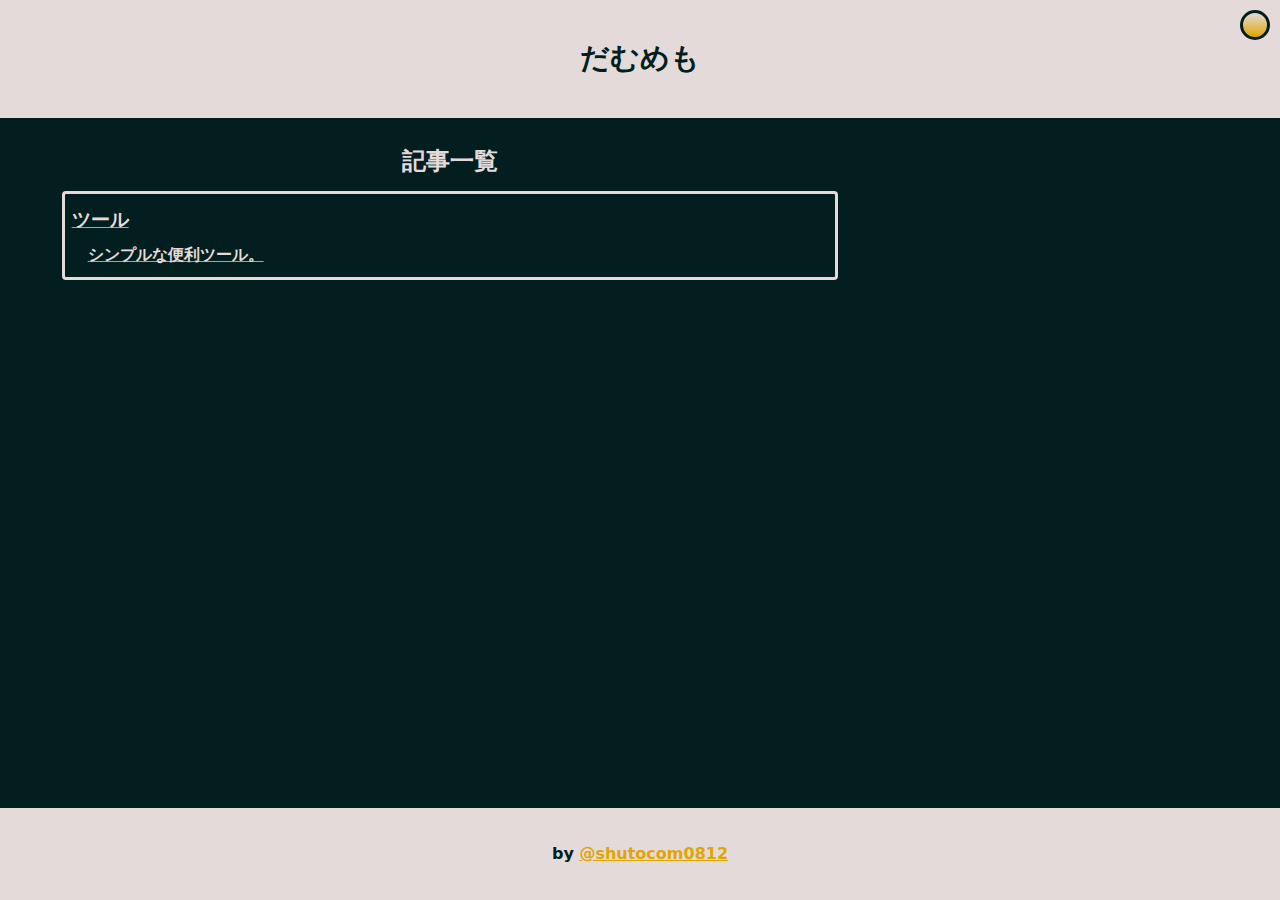
<file: index.html>
<!DOCTYPE html>
<html lang="ja">
<head>
	<title>だむめも</title>
	<meta name="viewport" content="width=device-width,initial-scale=1.0">
	<meta name="color-scheme" content="dark light">
	<link rel="stylesheet" href="/resources/main.css" />
	<link rel="stylesheet" href="/resources/layout.css" />
	<script src="/resources/theme.js" type="module"></script>
	<script src="/resources/indexpage.js" type="module"></script>
</head>
<body>
	<header class="header">
		<h1 class="blog-title"><a href="/" class="title-link">だむめも</a></h1>
		<nav id="headerNav" class="header-nav"></nav>
	</header>
	<main class="main">
		<article id="articles" class="article">
			<h2 class="main-title">記事一覧</h2>
		</article>
		<aside class="sidebar">
		</aside>
	</main>
	<footer class="footer">
		<nav id="footerNav" class="footer-nav">
			<span>by <a href="https://twitter.com/shutocom0812">@shutocom0812</a></span>
		</nav>
	</footer>
	<nav id="navOption"></nav>
</body>
</html>
</file>
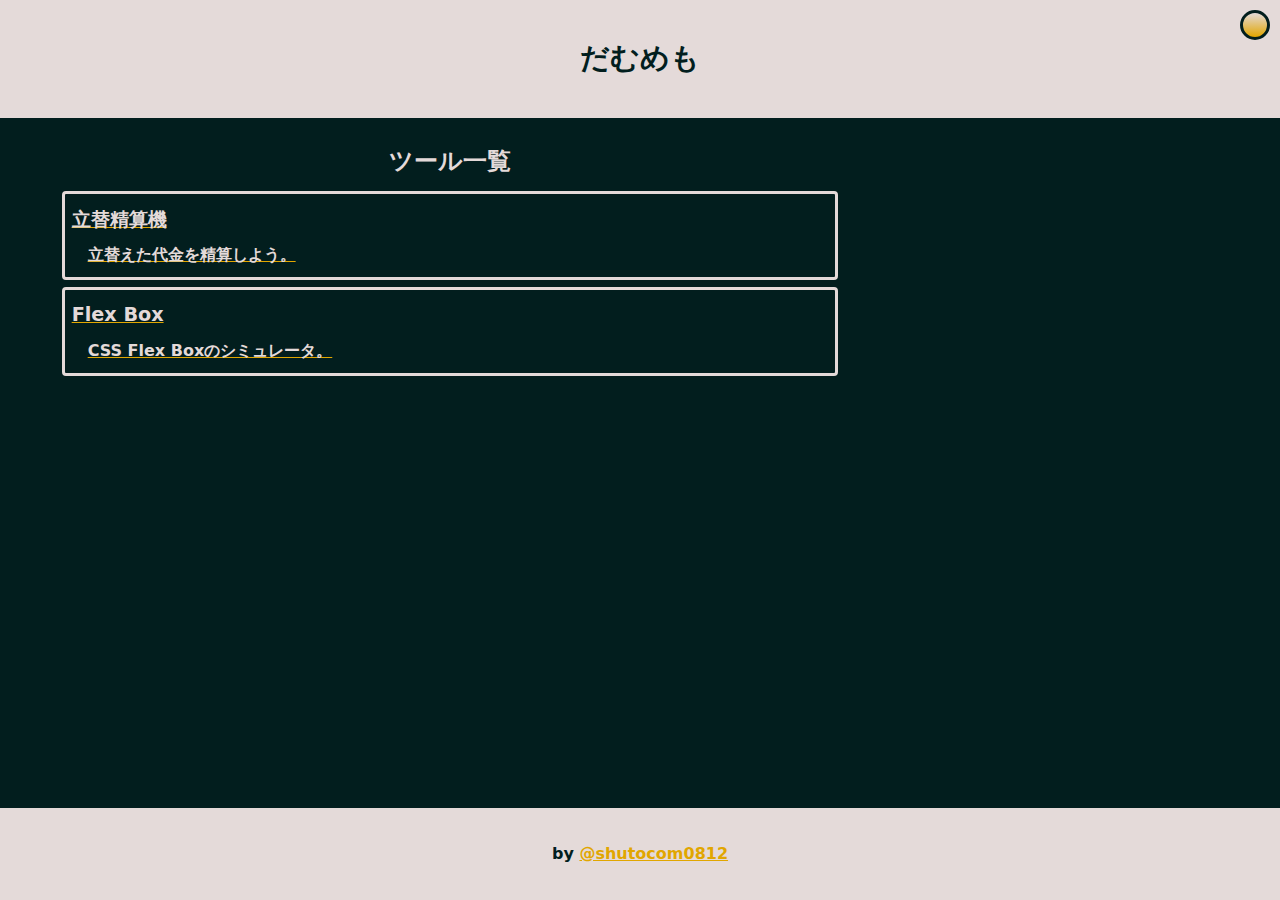
<file: applications/index.html>
<!DOCTYPE html>
<html lang="ja">
<head>
	<title>ツール一覧 | だむめも</title>
	<meta name="description" content="制作したツールの一覧">
	<meta name="viewport" content="width=device-width,initial-scale=1.0">
	<meta name="color-scheme" content="dark light">
	<link rel="stylesheet" href="/resources/main.css" />
	<link rel="stylesheet" href="/resources/layout.css" />
	<script src="/resources/theme.js" type="module"></script>
	<script src="/resources/indexpage.js" type="module"></script>
</head>
<body>
	<header class="header">
		<h2 class="blog-title"><a href="/" class="title-link">だむめも</a></h2>
		<nav id="headerNav" class="header-nav"></nav>
	</header>
	<main class="main">
		<article id="articles" class="article">
			<h1 class="main-title">ツール一覧</h1>
		</article>
		<aside class="sidebar">
		</aside>
	</main>
	<footer class="footer">
		<nav id="footerNav" class="footer-nav">
			<span>by <a href="https://twitter.com/shutocom0812">@shutocom0812</a></span>
		</nav>
	</footer>
	<nav id="navOption"></nav>
</body>
</html>
</file>
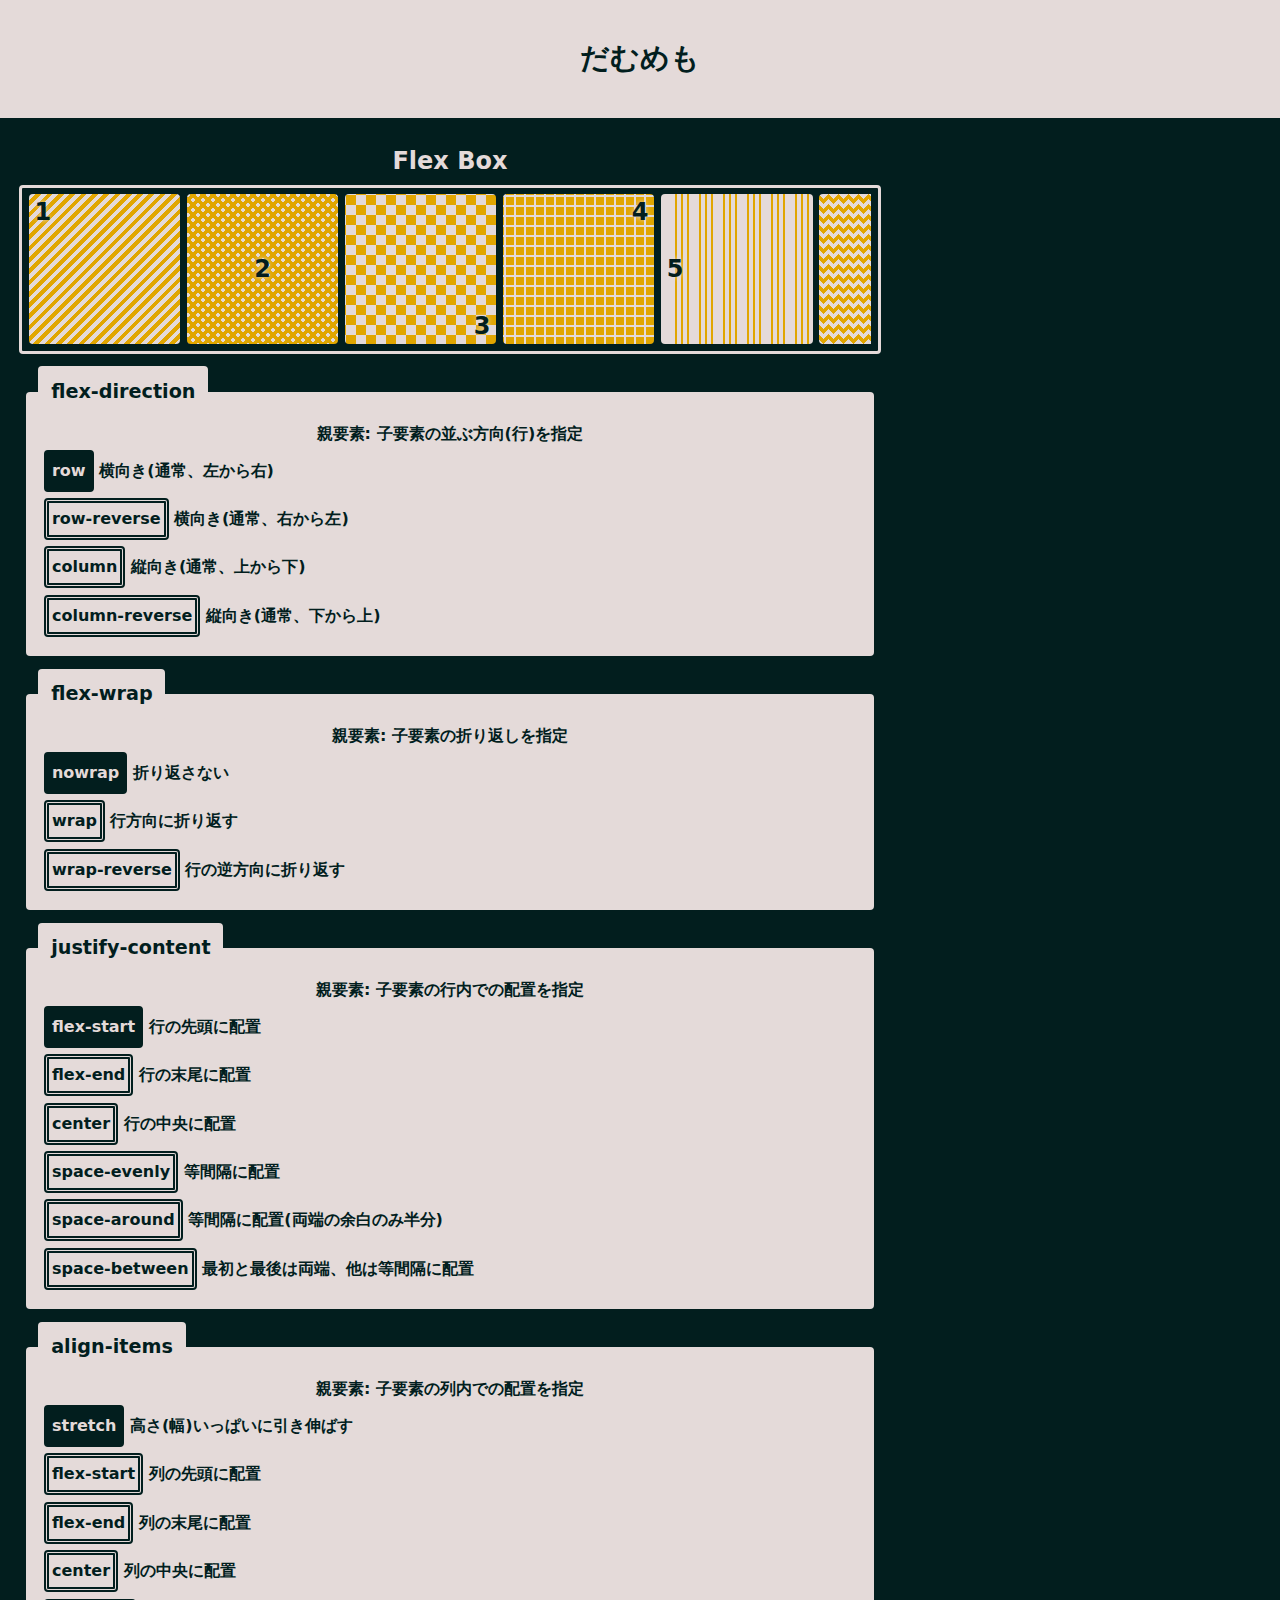
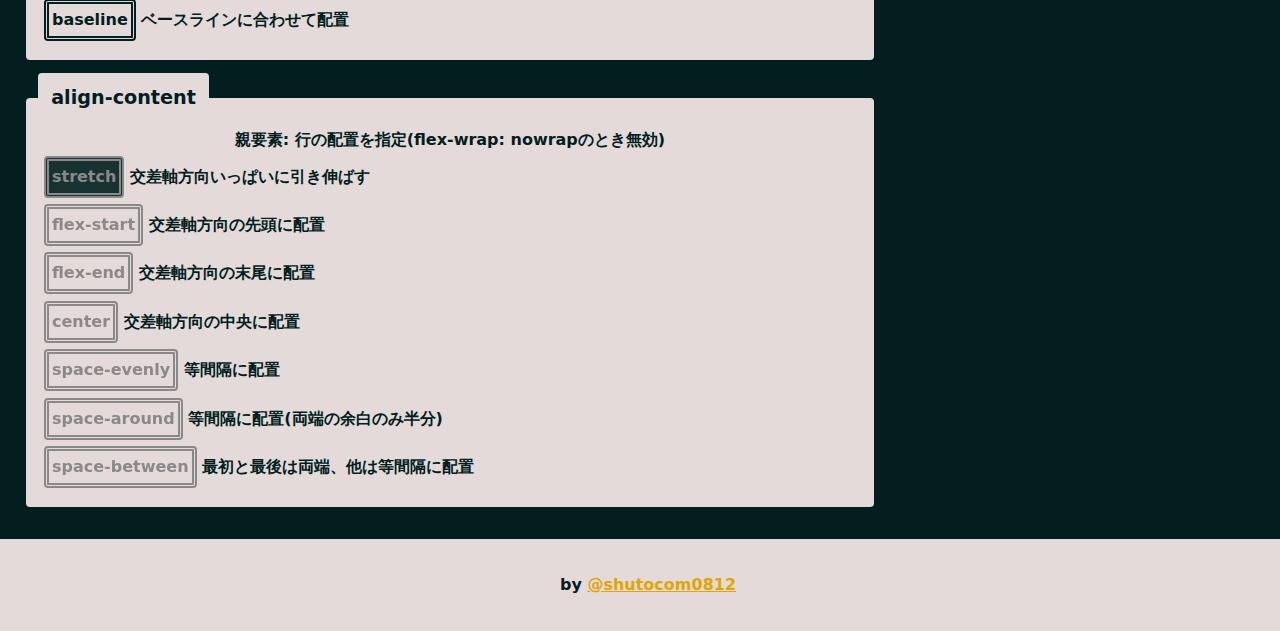
<file: flex.html>
<html lang="ja">
<head>
	<title>Flex Box | だむめも</title>
	<meta name="viewport" content="width=device-width,initial-scale=1.0">
	<meta name="color-scheme" content="dark light">
	<link rel="stylesheet" href="https://shutocom0812.github.io/resources/main.css" />
	<link rel="stylesheet" href="https://shutocom0812.github.io/resources/layout.css" />
	<style>
		.application{
			position: sticky;
			left: 0;
			top: 50px;
			padding: var(--gap);
			background: var(--color1);
			border: 3px solid var(--color2);
			border-radius: var(--radius);
		}
		.flex-container{
			display: flex;
			position: relative;
			width: 100%;
			height: 150px;
			overflow: hidden;
			gap: var(--gap);
		}
		.flex-item{
			display: flex;
			padding: 6px;
			min-width: 18%;
			min-height: 18%;
			color: var(--color1);
			font-size: 1.5rem;
			line-height: 1;
			border-radius: var(--radius);
			text-shadow: 0 0 5px var(--color2);
		}
		#flexItem1{
			background-image: repeating-linear-gradient(-45deg, var(--color2), var(--color2) 4px, var(--color3) 4px, var(--color3) 8px);
			align-items: flex-start;
			justify-content: flex-start;
		}
		#flexItem2{
			background-image: radial-gradient(var(--color2) 30%, transparent 30%), radial-gradient(var(--color2) 30%, transparent 30%);
			background-position: 1px 1px, 6px 6px;
			background-size: 10px 10px;
			background-color: var(--color3);
			align-items: center;
			justify-content: center;
		}
		#flexItem3{
			background-image: linear-gradient(45deg, var(--color2) 25%, transparent 25%, transparent 75%, var(--color2) 75%), linear-gradient(45deg, var(--color2) 25%, transparent 25%, transparent 75%, var(--color2) 75%);
			background-position: 1px 1px, 11px 11px;
			background-size: 20px 20px;
			background-color: var(--color3);
			align-items: flex-end;
			justify-content: flex-end;
		}
		#flexItem4{
			background-image: linear-gradient(var(--color2) 25%, transparent 25%), linear-gradient(90deg, var(--color2) 25%, transparent 25%);
			background-position: 1px 1px;
			background-size: 10px 10px;
			background-color: var(--color3);
			align-items: flex-start;
			justify-content: flex-end;
		}
		#flexItem5{
			background: repeating-linear-gradient(90deg, var(--color2), var(--color2) 2px, transparent 2px, transparent 8px), repeating-linear-gradient(90deg, var(--color2), var(--color2) 4px, transparent 4px, transparent 6px);
			background-position: 0 0, 4px 4px;
			background-color: var(--color3);
			align-items: center;
			justify-content: flex-start;
		}
		#flexItem6{
			background-image: linear-gradient(135deg, var(--color2) 25%, transparent 25%), linear-gradient(225deg, var(--color2) 25%, transparent 25%), linear-gradient(45deg, var(--color2) 25%, transparent 25%), linear-gradient(315deg, var(--color2) 25%, transparent 25%);
			background-position: 5px 0, 5px 0, 0 0, 0 0;
			background-size: 10px 10px;
			background-color: var(--color3);
			align-items: flex-end;
			justify-content: center;
		}
		#flexItem7{
			background: var(--color3);
			align-items: flex-start;
			justify-content: center;
		}
		#flexItem8{
			background-image: linear-gradient(var(--color3) 25%, transparent 25%), linear-gradient(90deg, var(--color3) 25%, transparent 25%);
			background-position: 1px 1px;
			background-size: 4px 4px;
			background-color: var(--color2);
			align-items: center;
			justify-content: flex-end;
		}
		#flexItem9{
			background-image: radial-gradient(var(--color2) 40%, transparent 40%), radial-gradient(var(--color2) 20%, transparent 20%);
			background-position: 0 0, 5px 5px;
			background-size : 10px 10px;
			background-color: var(--color3);
			align-items: flex-end;
			justify-content: flex-start;
		}
		fieldset p{
			text-indent: 0;
			text-align: center;
		}
		.wrapper-label{
			display: block;
			width: 100%;
		}
		.wrapper-label:not(last-child){
			margin-bottom: var(--gap);
		}
	</style>
	<script src="https://shutocom0812.github.io/resources/theme.js" defer></script>
</head>
<body>
	<header class="header">
		<h2 class="blog-title"><a href="/" class="title-link">だむめも</a></h2>
		<nav id="headerNav" class="header-nav"></nav>
	</header>
	<main class="main">
		<article class="article">
			<h1 class="main-title">Flex Box</h1>
			<div id="application" class="application">
				<div id="flexContainer" class="flex-container">
					<div id="flexItem1" class="flex-item">1</div>
					<div id="flexItem2" class="flex-item">2</div>
					<div id="flexItem3" class="flex-item">3</div>
					<div id="flexItem4" class="flex-item">4</div>
					<div id="flexItem5" class="flex-item">5</div>
					<div id="flexItem6" class="flex-item">6</div>
					<div id="flexItem7" class="flex-item">7</div>
					<div id="flexItem8" class="flex-item">8</div>
					<div id="flexItem9" class="flex-item">9</div>
				</div>
			</div>
			<form id="flexForm" class="flex-form" name="flexForm" onsubmit="event.preventDefault();" onchange="flexChange();">
				<fieldset id="directionForm" name="directionForm">
					<legend>flex-direction</legend>
					<p>親要素: 子要素の並ぶ方向(行)を指定</p>
					<label class="wrapper-label">
						<input type="radio" id="directionRow" name="direction" class="radio" value="row" checked>
						<label for="directionRow">row</label>
						横向き(通常、左から右)
					</label>
					<label class="wrapper-label">
						<input type="radio" id="directionRowReverse" name="direction" class="radio" value="row-reverse">
						<label for="directionRowReverse">row-reverse</label>
						横向き(通常、右から左)
					</label>
					<label class="wrapper-label">
						<input type="radio" id="directionColumn" name="direction" class="radio" value="column">
						<label for="directionColumn">column</label>
						縦向き(通常、上から下)
					</label>
					<label class="wrapper-label">
						<input type="radio" id="directionColumnReverse" name="direction" class="radio" value="column-reverse">
						<label for="directionColumnReverse">column-reverse</label>
						縦向き(通常、下から上)
					</label>
				</fieldset>
				<fieldset id="wrapForm" name="wrapForm">
					<legend>flex-wrap</legend>
					<p>親要素: 子要素の折り返しを指定</p>
					<label class="wrapper-label">
						<input type="radio" id="wrapNowrap" name="wrap" class="radio" value="nowrap" checked>
						<label for="wrapNowrap">nowrap</label>
						折り返さない
					</label>
					<label class="wrapper-label">
						<input type="radio" id="wrapWrap" name="wrap" class="radio" value="wrap">
						<label for="wrapWrap">wrap</label>
						行方向に折り返す
					</label>
					<label class="wrapper-label">
						<input type="radio" id="wrapReverse" name="wrap" class="radio" value="wrap-reverse">
						<label for="wrapReverse">wrap-reverse</label>
						行の逆方向に折り返す
					</label>
				</fieldset>
				<fieldset id="justifyContentForm" name="justifyContentForm">
					<legend>justify-content</legend>
					<p>親要素: 子要素の行内での配置を指定</p>
					<label class="wrapper-label">
						<input type="radio" id="justifyContentFlexStart" name="justifyContent" class="radio" value="flex-start" checked>
						<label for="justifyContentFlexStart">flex-start</label>
						行の先頭に配置
					</label>
					<label class="wrapper-label">
						<input type="radio" id="justifyContentFlexEnd" name="justifyContent" class="radio" value="flex-end">
						<label for="justifyContentFlexEnd">flex-end</label>
						行の末尾に配置
					</label>
					<label class="wrapper-label">
						<input type="radio" id="justifyContentCenter" name="justifyContent" class="radio" value="center">
						<label for="justifyContentCenter">center</label>
						行の中央に配置
					</label>
					<label class="wrapper-label">
						<input type="radio" id="justifyContentSpaceEvenly" name="justifyContent" class="radio" value="space-evenly">
						<label for="justifyContentSpaceEvenly">space-evenly</label>
						等間隔に配置
					</label>
					<label class="wrapper-label">
						<input type="radio" id="justifyContentSpaceAround" name="justifyContent" class="radio" value="space-around">
						<label for="justifyContentSpaceAround">space-around</label>
						等間隔に配置(両端の余白のみ半分)
					</label>
					<label class="wrapper-label">
						<input type="radio" id="justifyContentSpaceBetween" name="justifyContent" class="radio" value="space-between">
						<label for="justifyContentSpaceBetween">space-between</label>
						最初と最後は両端、他は等間隔に配置
					</label>
				</fieldset>
				<fieldset id="alignItemsForm" name="alignItemsForm">
					<legend>align-items</legend>
					<p>親要素: 子要素の列内での配置を指定</p>
					<label class="wrapper-label">
						<input type="radio" id="alignItemsStretch" name="alignItems" class="radio" value="stretch" checked>
						<label for="alignItemsStretch">stretch</label>
						高さ(幅)いっぱいに引き伸ばす
					</label>
					<label class="wrapper-label">
						<input type="radio" id="alignItemsFlexStart" name="alignItems" class="radio" value="flex-start">
						<label for="alignItemsFlexStart">flex-start</label>
						列の先頭に配置
					</label>
					<label class="wrapper-label">
						<input type="radio" id="alignItemsFlexEnd" name="alignItems" class="radio" value="flex-end">
						<label for="alignItemsFlexEnd">flex-end</label>
						列の末尾に配置
					</label>
					<label class="wrapper-label">
						<input type="radio" id="alignItemsCenter" name="alignItems" class="radio" value="center">
						<label for="alignItemsCenter">center</label>
						列の中央に配置
					</label>
					<label class="wrapper-label">
						<input type="radio" id="alignItemsBaseline" name="alignItems" class="radio" value="baseline">
						<label for="alignItemsBaseline">baseline</label>
						ベースラインに合わせて配置
					</label>
				</fieldset>
				<fieldset id="alignContentForm" name="alignContentForm">
					<legend>align-content</legend>
					<p>親要素: 行の配置を指定(flex-wrap: nowrapのとき無効)</p>
					<label class="wrapper-label">
						<input type="radio" id="alignContentStretch" name="alignContent" class="radio" value="stretch" checked>
						<label for="alignContentStretch">stretch</label>
						交差軸方向いっぱいに引き伸ばす
					</label>
					<label class="wrapper-label">
						<input type="radio" id="alignContentFlexStart" name="alignContent" class="radio" value="flex-start">
						<label for="alignContentFlexStart">flex-start</label>
						交差軸方向の先頭に配置
					</label>
					<label class="wrapper-label">
						<input type="radio" id="alignContentFlexEnd" name="alignContent" class="radio" value="flex-end">
						<label for="alignContentFlexEnd">flex-end</label>
						交差軸方向の末尾に配置
					</label>
					<label class="wrapper-label">
						<input type="radio" id="alignContentCenter" name="alignContent" class="radio" value="center">
						<label for="alignContentCenter">center</label>
						交差軸方向の中央に配置
					</label>
					<label class="wrapper-label">
						<input type="radio" id="alignContentSpaceEvenly" name="alignContent" class="radio" value="space-evenly">
						<label for="alignContentSpaceEvenly">space-evenly</label>
						等間隔に配置
					</label>
					<label class="wrapper-label">
						<input type="radio" id="alignContentSpaceAround" name="alignContent" class="radio" value="space-around">
						<label for="alignContentSpaceAround">space-around</label>
						等間隔に配置(両端の余白のみ半分)
					</label>
					<label class="wrapper-label">
						<input type="radio" id="alignContentSpaceBetween" name="alignContent" class="radio" value="space-between">
						<label for="alignContentSpaceBetween">space-between</label>
						最初と最後は両端、他は等間隔に配置
					</label>
				</fieldset>
			</form>
		</article>
		<aside class="sidebar">
		</aside>
	</main>
	<footer class="footer">
		<nav id="footerNav" class="footer-nav">
			<p>by <a href="https://twitter.com/shutocom0812">@shutocom0812</a></p>
		</nav>
	</footer>
	<script>
		function flexChange() {
			const Form = document.forms.flexForm;
			const Container = document.getElementById("flexContainer");

			const directionValue = Form.direction.value;
			const wrapValue = Form.wrap.value;
			const justifyContentValue = Form.justifyContent.value;
			const alignItemsValue = Form.alignItems.value;
			const alignContentValue = Form.alignContent.value;

			Container.style.flexDirection = directionValue;
			Container.style.flexWrap = wrapValue;
			Container.style.justifyContent = justifyContentValue;
			Container.style.alignItems = alignItemsValue;
			Container.style.alignContent = alignContentValue;

			document.flexForm.alignContentForm.disabled = (wrapValue === "nowrap") ? true : false;

		}
		flexChange();
	</script>
</body>
</html>
</file>
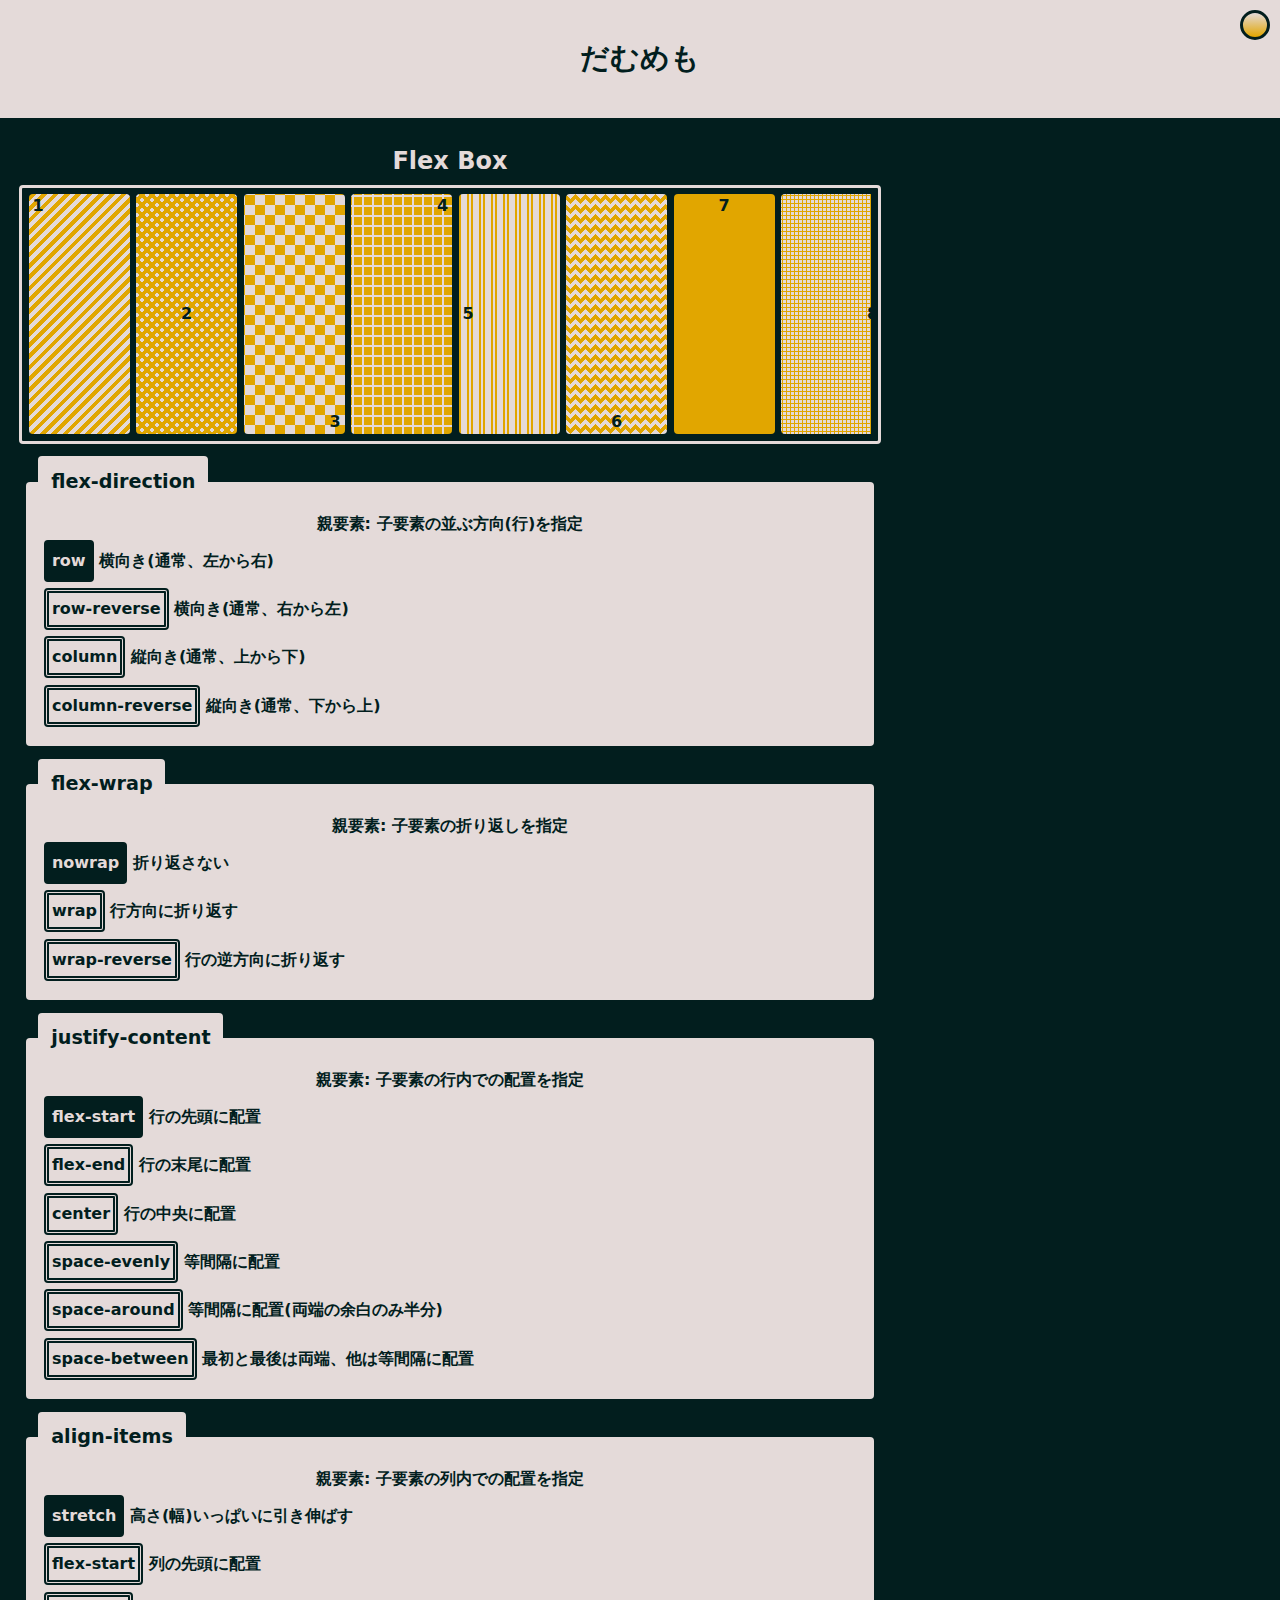
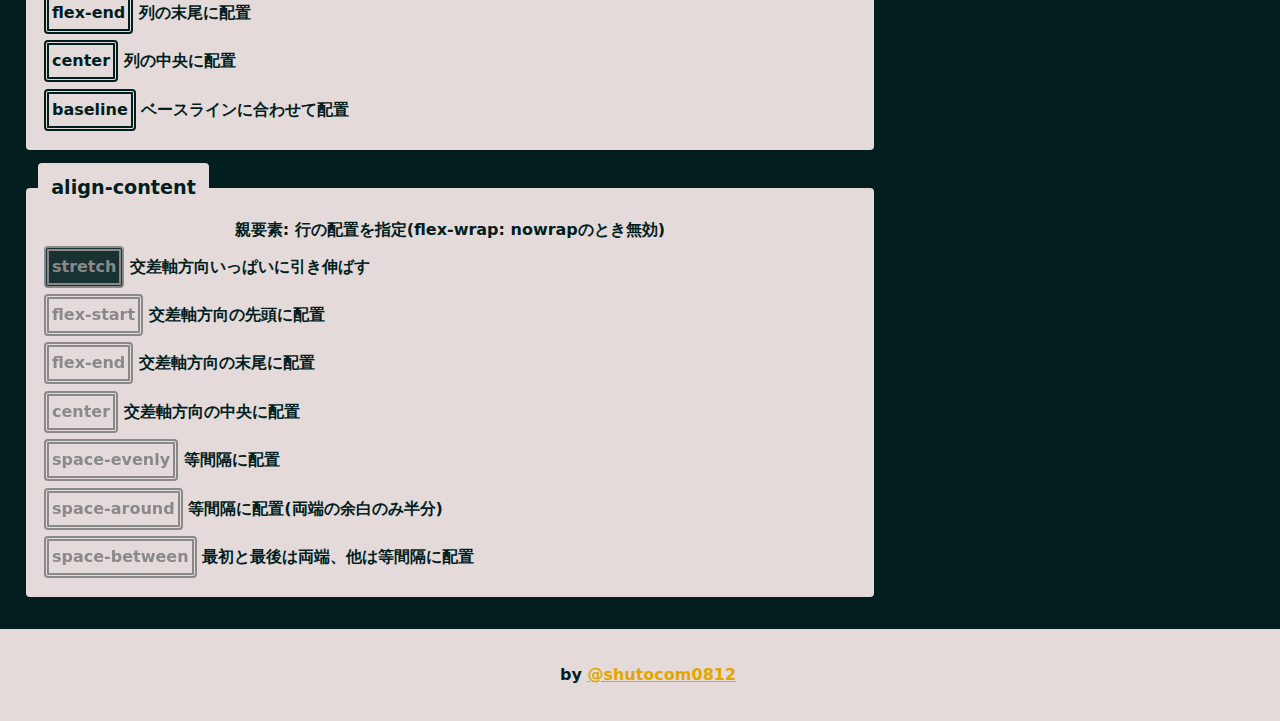
<file: applications/flex.html>
<!DOCTYPE html>
<html lang="ja">
<head>
	<title>Flex Box | だむめも</title>
	<meta name="description" content="Flex Boxレイアウトのシミュレータ">
	<meta name="viewport" content="width=device-width,initial-scale=1.0">
	<meta name="color-scheme" content="dark light">
	<link rel="stylesheet" href="/resources/main.css" />
	<link rel="stylesheet" href="/resources/layout.css" />
	<style>
		.application{
			position: sticky;
			left: 0;
			top: 50px;
			padding: var(--gap);
			background: var(--color1);
			border: 3px solid var(--color2);
			border-radius: var(--radius);
		}
		.flex-container{
			display: flex;
			position: relative;
			width: 100%;
			height: 240px;
			overflow: hidden;
			gap: var(--gap);
		}
		.flex-item{
			display: flex;
			padding: 4px;
			flex-basis: 18%;
			min-width: 12%;
			min-height: 12%;
			color: var(--color1);
			line-height: 1;
			border-radius: var(--radius);
		}
		#flexItem1{
			background-image: repeating-linear-gradient(-45deg, var(--color2), var(--color2) 4px, var(--color3) 4px, var(--color3) 8px);
			align-items: flex-start;
			justify-content: flex-start;
		}
		#flexItem2{
			background-image: radial-gradient(var(--color2) 30%, transparent 30%), radial-gradient(var(--color2) 30%, transparent 30%);
			background-position: 1px 1px, 6px 6px;
			background-size: 10px 10px;
			background-color: var(--color3);
			align-items: center;
			justify-content: center;
		}
		#flexItem3{
			background-image: linear-gradient(45deg, var(--color2) 25%, transparent 25%, transparent 75%, var(--color2) 75%), linear-gradient(45deg, var(--color2) 25%, transparent 25%, transparent 75%, var(--color2) 75%);
			background-position: 1px 1px, 11px 11px;
			background-size: 20px 20px;
			background-color: var(--color3);
			align-items: flex-end;
			justify-content: flex-end;
		}
		#flexItem4{
			background-image: linear-gradient(var(--color2) 25%, transparent 25%), linear-gradient(90deg, var(--color2) 25%, transparent 25%);
			background-position: 1px 1px;
			background-size: 10px 10px;
			background-color: var(--color3);
			align-items: flex-start;
			justify-content: flex-end;
		}
		#flexItem5{
			background: repeating-linear-gradient(90deg, var(--color3) 0px, var(--color3) 2px, var(--color2) 2px, var(--color2) 8px, var(--color3) 8px, var(--color3) 10px, var(--color2) 10px, var(--color2) 12px);
			align-items: center;
			justify-content: flex-start;
		}
		#flexItem6{
			background-image: linear-gradient(135deg, var(--color2) 25%, transparent 25%), linear-gradient(225deg, var(--color2) 25%, transparent 25%), linear-gradient(45deg, var(--color2) 25%, transparent 25%), linear-gradient(315deg, var(--color2) 25%, transparent 25%);
			background-position: 5px 0, 5px 0, 0 0, 0 0;
			background-size: 10px 10px;
			background-color: var(--color3);
			align-items: flex-end;
			justify-content: center;
		}
		#flexItem7{
			background: var(--color3);
			align-items: flex-start;
			justify-content: center;
		}
		#flexItem8{
			background-image: linear-gradient(var(--color3) 25%, transparent 25%), linear-gradient(90deg, var(--color3) 25%, transparent 25%);
			background-position: 1px 1px;
			background-size: 4px 4px;
			background-color: var(--color2);
			align-items: center;
			justify-content: flex-end;
		}
		fieldset p{
			text-indent: 0;
			text-align: center;
		}
		.wrapper-label{
			display: block;
			width: 100%;
		}
		.wrapper-label:not(last-child){
			margin-bottom: var(--gap);
		}
	</style>
	<script src="/resources/theme.js" type="module"></script>
</head>
<body>
	<header class="header">
		<h2 class="blog-title"><a href="/" class="title-link">だむめも</a></h2>
		<nav id="headerNav" class="header-nav"></nav>
	</header>
	<main class="main">
		<article class="article">
			<h1 class="main-title">Flex Box</h1>
			<div id="application" class="application">
				<div id="flexContainer" class="flex-container">
					<div id="flexItem1" class="flex-item">1</div>
					<div id="flexItem2" class="flex-item">2</div>
					<div id="flexItem3" class="flex-item">3</div>
					<div id="flexItem4" class="flex-item">4</div>
					<div id="flexItem5" class="flex-item">5</div>
					<div id="flexItem6" class="flex-item">6</div>
					<div id="flexItem7" class="flex-item">7</div>
					<div id="flexItem8" class="flex-item">8</div>
				</div>
			</div>
			<form id="flexForm" class="flex-form" name="flexForm" onsubmit="event.preventDefault();" onchange="flexChange();">
				<fieldset id="directionForm" name="directionForm">
					<legend>flex-direction</legend>
					<p>親要素: 子要素の並ぶ方向(行)を指定</p>
					<label class="wrapper-label">
						<input type="radio" id="directionRow" name="direction" class="radio" value="row" checked>
						<label for="directionRow">row</label>
						横向き(通常、左から右)
					</label>
					<label class="wrapper-label">
						<input type="radio" id="directionRowReverse" name="direction" class="radio" value="row-reverse">
						<label for="directionRowReverse">row-reverse</label>
						横向き(通常、右から左)
					</label>
					<label class="wrapper-label">
						<input type="radio" id="directionColumn" name="direction" class="radio" value="column">
						<label for="directionColumn">column</label>
						縦向き(通常、上から下)
					</label>
					<label class="wrapper-label">
						<input type="radio" id="directionColumnReverse" name="direction" class="radio" value="column-reverse">
						<label for="directionColumnReverse">column-reverse</label>
						縦向き(通常、下から上)
					</label>
				</fieldset>
				<fieldset id="wrapForm" name="wrapForm">
					<legend>flex-wrap</legend>
					<p>親要素: 子要素の折り返しを指定</p>
					<label class="wrapper-label">
						<input type="radio" id="wrapNowrap" name="wrap" class="radio" value="nowrap" checked>
						<label for="wrapNowrap">nowrap</label>
						折り返さない
					</label>
					<label class="wrapper-label">
						<input type="radio" id="wrapWrap" name="wrap" class="radio" value="wrap">
						<label for="wrapWrap">wrap</label>
						行方向に折り返す
					</label>
					<label class="wrapper-label">
						<input type="radio" id="wrapReverse" name="wrap" class="radio" value="wrap-reverse">
						<label for="wrapReverse">wrap-reverse</label>
						行の逆方向に折り返す
					</label>
				</fieldset>
				<fieldset id="justifyContentForm" name="justifyContentForm">
					<legend>justify-content</legend>
					<p>親要素: 子要素の行内での配置を指定</p>
					<label class="wrapper-label">
						<input type="radio" id="justifyContentFlexStart" name="justifyContent" class="radio" value="flex-start" checked>
						<label for="justifyContentFlexStart">flex-start</label>
						行の先頭に配置
					</label>
					<label class="wrapper-label">
						<input type="radio" id="justifyContentFlexEnd" name="justifyContent" class="radio" value="flex-end">
						<label for="justifyContentFlexEnd">flex-end</label>
						行の末尾に配置
					</label>
					<label class="wrapper-label">
						<input type="radio" id="justifyContentCenter" name="justifyContent" class="radio" value="center">
						<label for="justifyContentCenter">center</label>
						行の中央に配置
					</label>
					<label class="wrapper-label">
						<input type="radio" id="justifyContentSpaceEvenly" name="justifyContent" class="radio" value="space-evenly">
						<label for="justifyContentSpaceEvenly">space-evenly</label>
						等間隔に配置
					</label>
					<label class="wrapper-label">
						<input type="radio" id="justifyContentSpaceAround" name="justifyContent" class="radio" value="space-around">
						<label for="justifyContentSpaceAround">space-around</label>
						等間隔に配置(両端の余白のみ半分)
					</label>
					<label class="wrapper-label">
						<input type="radio" id="justifyContentSpaceBetween" name="justifyContent" class="radio" value="space-between">
						<label for="justifyContentSpaceBetween">space-between</label>
						最初と最後は両端、他は等間隔に配置
					</label>
				</fieldset>
				<fieldset id="alignItemsForm" name="alignItemsForm">
					<legend>align-items</legend>
					<p>親要素: 子要素の列内での配置を指定</p>
					<label class="wrapper-label">
						<input type="radio" id="alignItemsStretch" name="alignItems" class="radio" value="stretch" checked>
						<label for="alignItemsStretch">stretch</label>
						高さ(幅)いっぱいに引き伸ばす
					</label>
					<label class="wrapper-label">
						<input type="radio" id="alignItemsFlexStart" name="alignItems" class="radio" value="flex-start">
						<label for="alignItemsFlexStart">flex-start</label>
						列の先頭に配置
					</label>
					<label class="wrapper-label">
						<input type="radio" id="alignItemsFlexEnd" name="alignItems" class="radio" value="flex-end">
						<label for="alignItemsFlexEnd">flex-end</label>
						列の末尾に配置
					</label>
					<label class="wrapper-label">
						<input type="radio" id="alignItemsCenter" name="alignItems" class="radio" value="center">
						<label for="alignItemsCenter">center</label>
						列の中央に配置
					</label>
					<label class="wrapper-label">
						<input type="radio" id="alignItemsBaseline" name="alignItems" class="radio" value="baseline">
						<label for="alignItemsBaseline">baseline</label>
						ベースラインに合わせて配置
					</label>
				</fieldset>
				<fieldset id="alignContentForm" name="alignContentForm">
					<legend>align-content</legend>
					<p>親要素: 行の配置を指定(flex-wrap: nowrapのとき無効)</p>
					<label class="wrapper-label">
						<input type="radio" id="alignContentStretch" name="alignContent" class="radio" value="stretch" checked>
						<label for="alignContentStretch">stretch</label>
						交差軸方向いっぱいに引き伸ばす
					</label>
					<label class="wrapper-label">
						<input type="radio" id="alignContentFlexStart" name="alignContent" class="radio" value="flex-start">
						<label for="alignContentFlexStart">flex-start</label>
						交差軸方向の先頭に配置
					</label>
					<label class="wrapper-label">
						<input type="radio" id="alignContentFlexEnd" name="alignContent" class="radio" value="flex-end">
						<label for="alignContentFlexEnd">flex-end</label>
						交差軸方向の末尾に配置
					</label>
					<label class="wrapper-label">
						<input type="radio" id="alignContentCenter" name="alignContent" class="radio" value="center">
						<label for="alignContentCenter">center</label>
						交差軸方向の中央に配置
					</label>
					<label class="wrapper-label">
						<input type="radio" id="alignContentSpaceEvenly" name="alignContent" class="radio" value="space-evenly">
						<label for="alignContentSpaceEvenly">space-evenly</label>
						等間隔に配置
					</label>
					<label class="wrapper-label">
						<input type="radio" id="alignContentSpaceAround" name="alignContent" class="radio" value="space-around">
						<label for="alignContentSpaceAround">space-around</label>
						等間隔に配置(両端の余白のみ半分)
					</label>
					<label class="wrapper-label">
						<input type="radio" id="alignContentSpaceBetween" name="alignContent" class="radio" value="space-between">
						<label for="alignContentSpaceBetween">space-between</label>
						最初と最後は両端、他は等間隔に配置
					</label>
				</fieldset>
			</form>
		</article>
		<aside class="sidebar">
		</aside>
	</main>
	<footer class="footer">
		<nav id="footerNav" class="footer-nav">
			<p>by <a href="https://twitter.com/shutocom0812">@shutocom0812</a></p>
		</nav>
	</footer>
	<nav id="navOption"></nav>
	<script type="module">
		const Form = document.forms.flexForm;
		function flexChange() {
			const Container = document.getElementById("flexContainer");

			const directionValue = Form.direction.value;
			const wrapValue = Form.wrap.value;
			const justifyContentValue = Form.justifyContent.value;
			const alignItemsValue = Form.alignItems.value;
			const alignContentValue = Form.alignContent.value;

			Container.style.flexDirection = directionValue;
			Container.style.flexWrap = wrapValue;
			Container.style.justifyContent = justifyContentValue;
			Container.style.alignItems = alignItemsValue;
			Container.style.alignContent = alignContentValue;

			Form.alignContentForm.disabled = (wrapValue === "nowrap") ? true : false;

		}
		Form.addEventListener("submit", event => {event.preventDefault();});
		Form.addEventListener("change", flexChange);
		flexChange();
	</script>
</body>
</html>
</file>
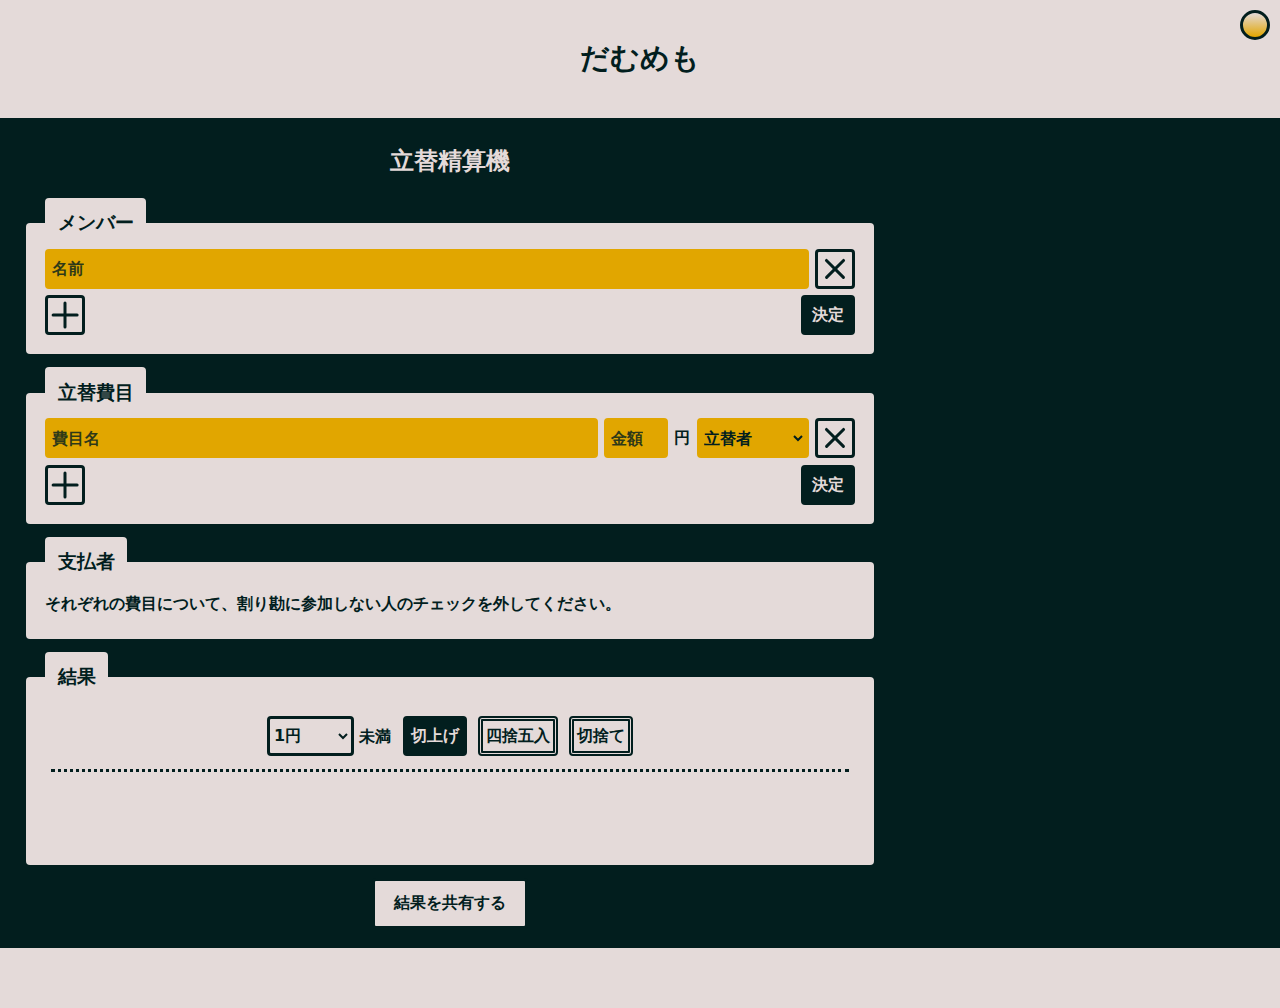
<file: applications/split.html>
<!DOCTYPE html>
<html lang="ja">
<head>
	<title>立替精算機 | だむめも</title>
	<meta name="description" content="立て替えた代金を精算しよう">
	<meta name="viewport" content="width=device-width,initial-scale=1.0">
	<meta name="color-scheme" content="light dark">
	<link rel="stylesheet" href="/resources/main.css" />
	<link rel="stylesheet" href="/resources/layout.css" />
	<style>
		/*CALCULATOR*/
		.field {
			padding: 0 calc(var(--gap) * 3) calc(var(--gap) * 3);
		}
		.edit-form {
			display: grid;
			margin: 0;
			padding: 0;
			gap: var(--gap);
			align-items: center;
		}
		/*MEMBER, ITEM*/
		.row {
			display: grid;
			grid-template-rows: var(--height);
			gap: var(--gap);
			padding: 0;
			margin: 0;
			align-items: center;
		}
		.member-row {
			grid-template-columns: 1fr var(--height);
		}
		.item-row {
			grid-template-columns: 1fr 4rem max-content minmax(5rem, 7rem) var(--height);
		}
		.row * {
			height: var(--height);
		}
		.buttons {
			display: flex;
			margin: var(--gap) 0 0;
			padding: 0;
			align-items: center;
			justify-content: space-between;
		}
		.rmv,
		.add {
			display: block;
			position: relative;
			width: var(--height);
			height: var(--height);
			flex-grow: 0;
			flex-shrink: 0;
		}
		.rmv:hover,
		.add:hover {
			background: var(--color3);
			border-color: var(--color3);
		}
		.rmv::before, .rmv::after,
		.add::before, .add::after {
			content: "";
			position: absolute;
			top: 50%;
			left: 50%;
			width: 3px;
			height: 80%;
			background: var(--color1);
			border-radius: var(--radius);
		}
		.rmv::before {
			transform: translate(-50%, -50%) rotate(45deg);
		}
		.rmv::after {
			transform: translate(-50%, -50%) rotate(-45deg);
		}
		.add::before {
			transform: translate(-50%, -50%) rotate(180deg);
		}
		.add::after {
			transform: translate(-50%, -50%) rotate(90deg);
		}
		.rmv:hover::before, .rmv:hover::after,
		.rmv:focus::before, .add:hover::before,
		.rmv:focus::after, .add:hover::after,
		.add:focus::before, .add:focus::after {
			background: var(--color2);
		}
		.submit {
			height: var(--height);
			padding: 0 8px;
			background: var(--color1);
			color: var(--color2);
			text-align: center;
		}
		.submit:hover, .submit:focus {
			background: var(--color3);
			color: var(--color1);
			border-color: var(--color3);
		}

		/*PAYER*/
		.payer-field p {
			text-indent: 0;
			text-align: justify;
		}
		.payer-div {
			width: 100%;
			border-radius: var(--radius);
			overflow-x: auto;
		}
		.payer-table {
			border-spacing: 0 2px;
			text-align: center;
		}
		.payer-table th,
		.payer-table td{
			padding: var(--gap);
			border-right: 2px solid var(--color2);
		}
		.payer-table th {
			min-width: 6em;
			max-width: 8em;
			background: var(--color1);
			color: var(--color2);
			word-break: break-all;
		}
		.payer-table th:first-child {
			position: sticky;
			left: 0;
			top: 0;
			min-width: 7em;
			z-index: 1;
		}
		#scrollAlert {
			display: none;
		}

		/*RESULT*/
		.result-math {
			border-bottom: 3px dotted var(--color1);
			border-radius: 0;
			text-align: center;
		}
		.result-digit, .radio-label {
			height: var(--height);
		}
		.result-grid {
			display: grid;
			padding: var(--gap);
			grid-template-columns: 1fr auto max-content max-content max-content 1fr;
			grid-template-rows: repeat(auto-fill, 3rem);
			gap: var(--gap);
			align-items: center;
			justify-content: center;
		}
		.result-grid strong {
			display: flex;
			height: var(--height);
			padding: 0 calc(var(--gap) * 2);
			align-items: center;
			justify-content: center;
			border: 3px solid var(--color1);
			border-radius: var(--radius);
		}
		.post-payer-name {
			position: relative;
			grid-column: 1 / -1;
			justify-self: start;
		}
		.post-payer-name::after{
			content: "さんは、";
			position: absolute;
			left: calc(100% + (var(--gap) * 2));
			width: max-content;
		}
		.pre-payer-name {
			grid-column-start: 2;
		}
		.post-payer-last {
			grid-column: 1 / -1;
			justify-self: end;
		}

		/*SHARE*/
		.share {
			display: block;
			margin: 0 auto;
			padding: var(--gap) calc(var(--gap) * 3);
			background: var(--color2);
			color: var(--color1);
		}
		.share:hover, .share:focus {
			background: var(--color3);
		}
		.copy-text {
			all: unset;
			width: 90%;
			height: 10rem;
			padding: calc(var(--gap) * 2);
			margin-bottom: var(--gap);
			color: var(--color1);
			background: transparent;
			border: 3px solid var(--color1);
			border-radius: var(--radius);
		}
		.copy-button {
			color: var(--color1);
		}
		.copy-button:hover, .copy-button:focus {
			background: var(--color3);
			border-color: var(--color3);
		}
	</style>
	<script src="/resources/theme.js" type="module"></script>
	<script src="/resources/option.js" type="module"></script>
</head>
<body>
	<header class="header">
		<h2 class="blog-title"><a href="/" class="title-link">だむめも</a></h2>
		<nav id="headerNav" class="header-nav"></nav>
	</header>
	<main class="main">
		<article class="article">
			<h1 class="main-title">立替精算機</h1>
			<form id="splitForm" class="split-form" name="splitForm">
				<fieldset id="memberField" class="field member-field" name="memberField">
					<legend>メンバー</legend>
					<div id="memberEdit" class="edit-form"></div>
					<div class="buttons">
						<button type="button" class="add" name="memberAdd"></button>
						<button type="button" class="submit" name="memberSubmit">決定</button>
					</div>
				</fieldset>
				<fieldset id="itemField" class="field item-field" name="itemField">
					<legend>立替費目</legend>
					<div id="itemEdit" class="edit-form"></div>
					<div class="buttons">
						<button type="button" class="add" name="itemAdd"></button>
						<button type="button" class="submit" name="itemSubmit">決定</button>
					</div>
				</fieldset>
				<fieldset id="payerField" class="field payer-field" name="payerField">
					<legend>支払者</legend>
					<p>それぞれの費目について、割り勘に参加しない人のチェックを外してください。</p>
					<div id="payerDiv" class="payer-div">
						<table id="payerTable" class="payer-table"></table>
					</div>
					<p id="scrollAlert">※横にスクロールできます。</p>
				</fieldset>
				<fieldset id="resultField" class="field result-field" name="resultField">
					<legend>結果</legend>
					<fieldset id="resultMath" class="result-math" name="resultMath">
						<select name="digit" class="result-digit">
							<option value="1" selected>1円</option>
							<option value="10">10円</option>
							<option value="100">100円</option>
							<option value="1000">1000円</option>
						</select>
						<span>未満</span>
						<input type="radio" id="mathCeil" name="math" value="ceil" checked>
						<label for="mathCeil" class="radio-label">切上げ</label>
						<input type="radio" id="mathRound" name="math" value="round">
						<label for="mathRound" class="radio-label">四捨五入</label>
						<input type="radio" id="mathFloor" name="math" value="floor">
						<label for="mathFloor" class="radio-label">切捨て</label>
					</fieldset>
					<div id="resultGrid" class="result-grid"></div>
				</fieldset>
			</form>
			<button id="share" name="share" class="share">結果を共有する</button>
		</article>
		<aside class="sidebar">
		</aside>
	</main>
	<footer class="footer">
		<nav id="footerNav" class="footer-nav">
		</nav>
	</footer>
	<nav id="navOption"></nav>
	<script type="module">
		import { createModal, runModal, createToast, runToast } from "/resources/option.js";

		//VARIABLE
		let num1 = 0; //メンバーID作るための変数
		let num2 = 0; //費目ID作るための変数
		let members = new Array(); //メンバー格納する配列
		let items = new Array(); //費目格納する配列

		//CONSTANT
		const Form = document.forms.splitForm; //端数処理の方法取得する
		const calc = (target) => {	//端数処理する関数
			const digit = Form.digit.value;
			switch (Form.math.value) {
				case "floor": return Math.floor(target / digit) * digit;
					break;
				case "round": return Math.round(target / digit) * digit;
					break;
				case "ceil" : return Math.ceil(target / digit) * digit;
			}
		}

		//CLASS
		class Member { //メンバーのクラス
			constructor(number, name) {	//引数 変数（Number）, 名前（String）
				this.number = Number(number); //メンバーIDのもとになる数字
				this.id = `member${number}`; //メンバーID
				this.name = name.replace(/_/g, "-") || `メンバー${Number(number) + 1}`; //名前 なかったら「メンバー1」とかにする
				this.sum = new Map();	//各メンバーに対する支払額 {member_id: Number(金額)}
			}
			setSum(member_id, newSum) { //sum金額の更新 引数は誰（に対して）何円（支払額を追加する）
				const nowSum = this.sum.get(member_id) || 0; //追加するメンバーに今入ってる金額 なかったら0
				this.sum.set(member_id, Number(nowSum) + Number(newSum)); //元の金額に新しい額を加算する
			}
		}

		class Item {
			constructor(number, name, price, prePayer) {	//引数 変数（Number）, 名前（String）, 金額（Number）, 立替者（Number）
				this.number = Number(number); //費目IDのもとになる数字
				this.id = `item${number}`; //費目ID
				this.name = name.replace(/_/g, "-") || `費目${Number(number) + 1}`; //名前
				this.price = Number(price); //金額
				this.prePayer_number = prePayer ? Number(prePayer) : ""; //立替者のIDの数字
				this.prePayer_id = prePayer ? `member${prePayer}` : ""; //立替者のID
				this.choices = new Map();	//支払いに誰が参加するか？ {member_id: 1/0}
			}
			getPayersNumber() { //何人で割り勘するか
				return Array.from(this.choices.values()).reduce((sum, val) => sum += val, 0);
			}
			getPayersJoin() { //支払い参加者を2進で取得（共有リンク作成用）
				return Array.from(this.choices.values()).join("");
			}
		}

		//FUNCTIONS
		function setMemberList(Select) {	//立替者リストの作成(HTMLSelectElement)
			Select[0] = new Option("立替者", "");
			Select[0].disabled = true;
			members.forEach(member => Select.append(new Option(member.name, member.id))); //メンバーの数だけ選択肢追加
		}

		function setChoices() {	//支払者欄の結果を取得
			for (const element of document.getElementsByClassName("payer-check")) { //チェックボックス取得、その数だけ繰り返す
				const ids = element.id.split("_"); //IDを前半と後半で分ける
				const nowItem = items.find(item => item.id === ids[0]); //前半のIDから一致する費目を検索
				const nowMember = members.find(member => member.id === ids[1]); //後半のIDから一致するメンバーを検索
				if (nowItem && nowMember) nowItem.choices.set(nowMember.id, element.checked ? 1 : 0); //どっちも見つかったらBooleanを取得、費目のChoicesに1/0で格納する
			}
		}

		function addMember() {	//メンバー欄の追加
			const nowMember = members[num1]; //作成済みのメンバーを代入／ない場合は空白で返る

			const MemberRow = document.createElement("div"); //行作成
			MemberRow.id = nowMember ? nowMember.id : `member${num1}`; //idはメンバーIDと一致
			MemberRow.classList.add("member-row", "row");

			const MemberName = document.createElement("input"); //名前欄
			MemberName.type = "text";
			MemberName.classList.add("member-name", "name");
			MemberName.placeholder = "名前";
			MemberName.required = true;
			MemberName.value = nowMember ? nowMember.name : "";

			const MemberRmv = document.createElement("button"); //削除ボタン
			MemberRmv.type = "button";
			MemberRmv.classList.add("member-rmv", "rmv");
			MemberRmv.addEventListener("click", event => event.target.parentElement.remove());

			MemberRow.append(MemberName, MemberRmv); //フォームに追加する
			document.getElementById("memberEdit").append(MemberRow);

			num1++; //変数進める
		}

		function addItem() {	//費目欄の追加
			const nowItem = items[num2]; //作成済みの費目を代入／ない場合は空白で返る

			const ItemRow = document.createElement("div"); //行追加
			ItemRow.id = nowItem ? nowItem.id : `item${num2}`; //idは費目IDと一致
			ItemRow.classList.add("item-row", "row");

			const ItemName = document.createElement("input"); //名前欄
			ItemName.type = "text";
			ItemName.classList.add("item-name", "name");
			ItemName.placeholder = "費目名";
			ItemName.required = true;
			ItemName.value = nowItem ? nowItem.name : "";

			const ItemPrice = document.createElement("input"); //金額欄
			ItemPrice.type = "number";
			ItemPrice.classList.add("item-price", "price");
			ItemPrice.step = 1;
			ItemPrice.min = 0;
			ItemPrice.placeholder = "金額";
			ItemPrice.required = true;
			ItemPrice.value = nowItem ? nowItem.price : "";

			const ItemPrePayer = document.createElement("select"); //立替者欄
			ItemPrePayer.classList.add("item-pre-payer", "member-list");
			setMemberList(ItemPrePayer);
			ItemPrePayer.required = true;
			ItemPrePayer.value = nowItem ? nowItem.prePayer_id : "";

			const ItemRmv = document.createElement("button"); //削除ボタン
			ItemRmv.type = "button";
			ItemRmv.classList.add("item-rmv", "rmv");
			ItemRmv.addEventListener("click", event => event.target.parentElement.remove());

			ItemRow.append(ItemName, ItemPrice, "円", ItemPrePayer, ItemRmv); //フォームに追加する
			document.getElementById("itemEdit").append(ItemRow);

			num2++; //変数進める
		}

		function editMember() {	//メンバー欄の更新
			members = []; //メンバー配列初期化
			for (const element of document.getElementsByClassName("member-row")) { //作った行の数だけ繰り返す
				const number = element.id.replace("member", ""); //行のIDを取得
				const name = element.children[0].value;
				members.push(new Member(number, name)); //配列に新規メンバー格納
			}

			for (const element of document.getElementsByClassName("member-list")) {	//立替者リストを更新
				const now = element.value; //今の値を待避
				while (element.firstChild) element.firstChild.remove(); //子要素初期化
				setMemberList(element); //リスト作成
				element.value = members.some(member => member.id === now) ? now : ""; //待避していた値をセット
			}
			editItem(); //費目欄更新しておく
		}

		function editItem() {	//費目欄の更新
			items = []; //費目配列初期化
			for (const element of document.getElementsByClassName("item-row")) { //作った行の数だけ繰り返す
				const number = element.id.replace("item", ""); //行のidを取得
				const name = element.children[0].value;
				const price = element.children[1].value;
				const prePayer = element.children[2].value.replace("member", "");
				items.push(new Item(number, name, price, prePayer)); //配列に新規費目格納
			}
			addPayer(); //支払者欄更新しておく
		}

		function addPayer() {	//支払者欄の追加
			setChoices(); //現在の値を取得
			const PayerWrapper = document.getElementById("payerDiv"); //テーブル要素作成
			const PayerTable = document.getElementById("payerTable");
			while (PayerTable.firstChild) PayerTable.firstChild.remove(); //テーブルを初期化

			const PayerRow1 = PayerTable.insertRow(); //タイトル行
			PayerRow1.append(document.createElement("th"));
			members.forEach(member => { //メンバーの数だけマスを増やす
				const PayerName = document.createElement("th");
				PayerName.innerText = member.name;
				PayerRow1.append(PayerName);
			});

			items.forEach(item => { //費目の数だけ行を追加
				const PayerRow = PayerTable.insertRow();
				const PayerItem = document.createElement("th");
				PayerItem.id = `${item.id}Payers`;
				PayerRow.append(PayerItem);
				
				members.forEach(member => { //費目の数だけマスを追加
					const PayerCheck = document.createElement("input"); //チェックボックス
					PayerCheck.type = "checkbox";
					PayerCheck.id = `${item.id}_${member.id}`;
					PayerCheck.classList.add("payer-check");
					PayerCheck.checked = !(item.choices.get(member.id) === 0);	//現在の値が0のときのみfalse

					const PayerLabel = document.createElement("label");
					PayerLabel.htmlFor = PayerCheck.id;
					PayerLabel.classList.add("payer-label");

					const PayerCell = PayerRow.insertCell();
					PayerCell.append(PayerCheck, PayerLabel);
				});
			});

			document.getElementById("scrollAlert").style.display = (PayerWrapper.clientWidth < PayerTable.clientWidth) ? "block" : "none";
			editPayer(); //列がはみ出す場合のアラート
		}

		function editPayer() {	//支払者欄の更新・結果欄の更新
			//支払者欄の更新
			members.forEach(member => member.sum.clear()); //メンバーのsum初期化
			items.forEach(item => item.choices.clear()); //費目のchoices初期化
			setChoices(); //現在のチェックボックスの値を取得

			items.forEach(item => { //費目の数だけに繰り返す
				const bite = item.price / item.getPayersNumber(); //一人あたり
				for (const [postPayer_id, choice] of item.choices) { //割り勘参加者の数だけ繰り返す
					const postPayer = members.find(member => member.id === postPayer_id); //sumで立替者検索
					if (choice === 1) postPayer.setSum(item.prePayer_id, bite); //1なら加算
				}
				document.getElementById(`${item.id}Payers`).innerHTML = `${item.name}<br>(${Math.round(bite * 10) / 10}円)`; //一人あたり金額表示
			});

			//結果欄の更新
			const ResultGrid = document.getElementById("resultGrid"); //結果フォーム取得
			while (ResultGrid.firstChild) ResultGrid.firstChild.remove(); //初期化

			members.forEach(postPayer => { //メンバーの数だけ繰り返す
				const Flagment = new DocumentFragment();
				for (const [prePayer_id, sum] of postPayer.sum) {//Sumの中身の数だけ繰り返す
					const prePayer = members.find(member => member.id === prePayer_id); //支払が必要な相手に
					if (prePayer && prePayer != postPayer && calc(sum)) { //支払相手が存在 かつ 支払い相手が自分ではない かつ 金額が0円でない
						const PrePayerName = document.createElement("strong");
						PrePayerName.innerText = prePayer.name;
						PrePayerName.classList.add("pre-payer-name");

						const Sum = document.createElement("strong");
						Sum.innerText = calc(sum);
						Sum.classList.add("sum");

						Flagment.append(PrePayerName, "さんに", Sum, "円");
					}
				}
				if (Flagment.hasChildNodes()) {
					const PostPayerName = document.createElement("strong");
					PostPayerName.innerText = postPayer.name;
					PostPayerName.classList.add("post-payer-name");

					const PostPayerLabel = document.createElement("span");
					PostPayerLabel.innerText = "支払ってください。";
					PostPayerLabel.classList.add("post-payer-last", "result-span");

					ResultGrid.append(PostPayerName, Flagment, PostPayerLabel);
				}
			});
		}

		async function shareResult() {	//結果の共有
			const params = new URLSearchParams();
			params.append("num1", num1);
			params.append("num2", num2);
			params.append("digit", Form.digit.value);
			params.append("math", Form.math.value);
			members.forEach(member => {
				const values = [member.number, member.name];
				params.append("member", values.join("_"));
			});
			items.forEach(item => {
				const values = [item.number, item.name, item.price, item.prePayer_number, item.getPayersJoin()];
				params.append("item", values.join("_"));
			});

			const shareURL = `${location.protocol}//${location.hostname}${location.pathname}?${params}`;
			try {
				await navigator.share({
					title: "立替精算機",
					url: shareURL
				});
			} catch (e) {
				const CopyText = document.createElement("textarea");
				CopyText.id = "copyText";
				CopyText.classList.add("copy-text");
				CopyText.value = shareURL;
				CopyText.readOnly = true;
				CopyText.addEventListener("focus", event => event.target.select());

				const CopyButton = document.createElement("button");
				CopyButton.id = "copyButton";
				CopyButton.classList.add("copy-button");
				CopyButton.innerText = "コピー";
				CopyButton.addEventListener("click", async () => {
					try {
						await navigator.clipboard.writeText(shareURL);
						runToast("コピーしました。");
					} catch (error) {
						runToast("コピーできませんでした。");
					}
				});
				runModal(CopyText, CopyButton);
			}
		}

		//EVENT LISTNERS
		Form.addEventListener("submit", event => event.preventDefault());
		Form.memberAdd.addEventListener("click", addMember);
		Form.memberSubmit.addEventListener("click", editMember);
		Form.itemAdd.addEventListener("click", addItem);
		Form.itemSubmit.addEventListener("click", editItem);
		Form.payerField.addEventListener("change", editPayer);
		Form.resultMath.addEventListener("change", editPayer);
		document.getElementById("share").addEventListener("click", shareResult);

		//OPTION
		createModal();
		createToast();

		//RUN
		if (location.search) {
			const params = new URLSearchParams(location.search);

			params.getAll("member").forEach(param => {
				const value = param.split("_");
				const newMember = new Member(value[0], value[1]);	//[0]number [1]name
				members.push(newMember);
				addMember();
			});
			params.getAll("item").forEach(param => {
				const value = param.split("_");
				const newItem = new Item(value[0], value[1], value[2], value[3]);	//[0]number [1]name [2]price [3]prePayer_number
				const payer = value[4].split("");	//[4]payers.join("")
				members.forEach((member, index) => newItem.choices.set(member.id, Number(payer[index])));
				items.push(newItem);
				addItem();
			});
			num1 = params.get("num1");
			num2 = params.get("num2");
			Form.digit.value = params.get("digit");
			Form.math.value = params.get("math");
			addPayer();
		} else {
			addMember();
			addItem();
		}
	</script>
</body>
</html>
</file>
<file: resources/layout.css>
/*LAYOUT*/
body{
	display: flex;
	min-height: 100vh;
	flex-direction: column;
	align-items: center;
}

/*HEADER*/
.header{
	display: flex;
	width: 100%;
	padding: 30px 0;
	background: var(--color2);
	justify-content: center;
	align-items: center;
	
}
.blog-title{
	display: block;
	width: 100%;
	font-size: 1.8rem;
	text-align: center;
}
.blog-title a{
	color: var(--color1);
	text-decoration: none;
}

/*ARTICLE*/
.main{
	display: flex;
	width: 100%;
	padding: var(--gap);
	flex-flow: row wrap;
	flex-grow: 1;
}
.article, .sidebar{
	width: 100%;
	padding: calc(var(--gap) * 2);
}
@media screen and (min-width: 700px){
	.article{
		width: 70%;
	}
	.sidebar{
		width: calc(30% - var(--gap));
		margin-left: var(--gap);
	}
}
.main-title{
	font-size: 1.5rem;
	color: var(--color2);
	text-align: center;
}
.article a{
	display: block;
	width: 90%;
	margin: var(--gap) auto;
}
.article-item{
	width: 100%;
	padding: var(--gap);
	border: solid 3px var(--color2);
	color: var(--color2);
	text-decoration: none;
	border-radius: var(--radius);
}
.article-title{
	font-size: 1.2rem;
}

/*FOOTER*/
.footer{
	width: 100%;
	padding: 30px 0;
	background: var(--color2);
	text-align: center;
}

/*NAVI-OPTION*/
#navOption{
	display: flex;
	position: fixed;
	width: 100vw;
	height: 100vh;
	flex-direction: column;
	align-items: center;
	visibility: hidden;
	z-index: 10;
}
#navOption *{
	visibility: visible;
}

/*THEME*/
.theme-button{
	position: fixed;
	top: 10px;
	right: 10px;
	width: 30px;
	height: 30px;
	line-height: 1;
	background: linear-gradient(var(--color2) 0%, var(--color3) 100%);
	color: var(--color1);
	border: 3px solid var(--color1);
	border-radius: 50%;
}
/*MODAL*/
.modal-back{
	position: fixed;
	display: flex;
	width: 100vw;
	height: 100vh;
	inset: 0;
	background: rgba(0, 0, 0, 0.8);
	backdrop-filter: blur(2px);
	z-index: 1;
	align-items: center;
	justify-content: center;
}
.modal-window{
	display: flex;
	flex-direction: column;
	align-items: center;
	justify-content: space-around;
	width: min(90vw, 400px);
	padding: 20px 10px;
	background: var(--color2);
	color: var(--color1);
	word-break: break-all;
	border-radius: var(--radius);
}

/*TOAST*/
.toast{
	position: fixed;
	bottom: 5vh;
	padding: var(--gap) calc(var(--gap) * 3);
	border-radius: var(--radius);
	background: rgba(255, 255, 255, 0.6);
	color: rgba(0, 0, 0, 1);
	z-index: 2;
}
.close{
	display: none;
}
</file>
<file: resources/main.css>
/*RESET*/
fieldset{
	all: unset;
}
*, ::before, ::after{
	margin: 0;
	padding: 0;
	box-sizing: border-box;
	font: inherit;
}
/*ROOT*/
:root{
	--white: #E4DAD9;
	--black: #021e1e;
	--gray: #808080;
	--color1: #021e1e;
	--color2: #e4dad9;
	--color3: #e1a600;

	--height: 2.5rem;
	--gap: 1vw;
	--radius: 4px;
}
@media screen and (min-width: 700px) {
	:root{
		--gap: 0.5vw;
	}
}

/*MAIN*/
html{
	font: bold 1rem / 2 sans;
	color: var(--color1);
}
body{
	background: var(--color1);
}

/*COMPONENTS*/
::selection{
	color: var(--color1);
	background-color: var(--color3);
}
/*PALAGRAPH*/
p{
	text-indent: 1em;
}
/*LINK*/
a{
	color: var(--color3);
}
/*FORM*/
/*FIELDSET*/
fieldset{
	display: block;
	box-sizing: border-box;
	margin: calc(var(--gap) * 2) var(--gap);
	padding: calc(var(--gap) * 2);
	padding-top: 0;
	background-color: var(--color2);
	border: none;
	border-radius: var(--radius);
}
legend{
	padding: var(--gap) calc(var(--gap) * 2);
	background-color: var(--color2);
	font-size: 1.2em;
	color: var(--color1);
	border-radius: var(--radius);
}
/*INPUT*/
input[type="text"], input[type="number"], textarea{
	padding: 4px;
	background: transparent;
	color: var(--color1);
	border: 3px solid var(--color1);
	border-radius: var(--radius);
	caret-color: var(--color2);
	appearance: none;
	outline: none;
}
input[type="text"]::placeholder, 
input[type="number"]::placeholder,
textarea::placeholder{
	color: var(--color1);
	opacity: 0.8;
}
input[type="text"]:hover, input[type="text"]:focus, 
input[type="number"]:hover, input[type="number"]:focus,
textarea:hover, textarea:focus{
	background-color: var(--color1);
	color: var(--color2);
	border-color: var(--color1);
}
input[type="text"]:hover::placeholder, input[type="text"]:focus::placeholder, 
input[type="number"]:hover::placeholder, input[type="number"]:focus::placeholder,
textarea:hover::placeholder, textarea:hover::placeholder{
	color: var(--color2);
}
input[type="text"]:invalid, 
input[type="number"]:invalid, 
textarea:invalid, 
select:invalid{
	background-color: var(--color3);
	border-color: var(--color3);
	caret-color: var(--color1);
}
input[type="text"]:invalid:hover, input[type="text"]:invalid:focus,
input[type="number"]:invalid:hover, input[type="number"]:invalid:focus,
textarea:invalid:hover, textarea:invalid:focus{
	background-color: var(--color1);
	border-color: var(--color3);
	caret-color: var(--color2);
}
input[type="text"]:disabled, 
input[type="number"]:disabled, 
textarea:disabled{
	border-color: var(--gray);
	color: var(--gray);
	opacity: 0.9;
}
input[type="text"]:disabled::placeholder, 
input[type="number"]:disabled::placeholder, 
textarea:disabled::placeholder{
	color: var(--gray);
	opacity: 0.9;
}
input[type="radio"], input[type="checkbox"]{
	width: 0;
	height: 0;
	opacity: 0;
}
input[type="radio"] + label{
	display: inline-flex;
	padding: 0 3px;
	color: var(--color1);
	align-items: center;
	border: 5px double var(--color1);
	border-radius: var(--radius);
}
input[type="radio"]:hover + label, 
input[type="radio"]:focus + label{
	color: var(--color3);
	border-color: var(--color3);
}
input[type="radio"]:checked + label{
	background-color: var(--color1);
	color: var(--color2);
	border-color: var(--color1);
}
input[type="radio"]:disabled + label{
	border-color: var(--gray);
	color: var(--gray);
	opacity: 0.9;
}
input[type="checkbox"] + label{
	position: relative;
	display: inline-block;
	width: 30px;
	height: 30px;
	background: var(--color3);
	border-radius: var(--radius);
}
input[type="checkbox"]:checked + label{
	background-color: var(--color1);
}
input[type="checkbox"]:disabled + label{
	background-color: var(--gray);
	opacity: 0.9;
}
input[type="checkbox"]:checked + label::before {
	content: "";
	display: block;
	position: absolute;
	top: 50%;
	left: 50%;
	width: 40%;
	height: 4px;
	background-color: var(--color2);
	border-radius: var(--radius);
	transform: translate(-6px, 5px) rotateZ(-135deg);
	transform-origin: 2px 2px;
}
input[type="checkbox"]:checked + label::after {
	content: "";
	display: block;
	position: absolute;
	top: 50%;
	left: 50%;
	width: 76%;
	height: 4px;
	background-color: var(--color2);
	border-radius: var(--radius);
	transform: translate(-6px, 5px) rotateZ(-45deg);
	transform-origin: 2px 2px;
}
input[type="range"]{
	appearance: none;
	-webkit-appearance: none;
	cursor: pointer;
	background: var(--gray);
	height: 4px;
	border-radius: var(--radius);
	outline: 0;
	accent-color: var(--color3);
}
/*BUTTON*/
button{
	padding: var(--gap);
	background: transparent;
	border: 3px solid var(--color1);
	border-radius: var(--radius);
	outline: none;
	transition-duration: 0.1s;
}
button:hover, button:focus{
	background-color: var(--color1);
	transform: scale(0.9);
}
button:disabled{
	border-color: var(--gray);
	color: var(--gray);
	background-color: transparent;
	opacity: 0.9;
}
/*SELECT*/
select{
	background-color: transparent;
	color: var(--color1);
	text-overflow: ellipsis;
	border: 3px solid var(--color1);
	border-radius: var(--radius);
	outline: none;
}
select:hover, select:focus{
	background-color: var(--color1);
	color: var(--color2);
	border-color: var(--color1);
}
select:disabled{
	border-color: var(--gray);
	color: var(--gray);
	opacity: 0.9;
}
</file>
